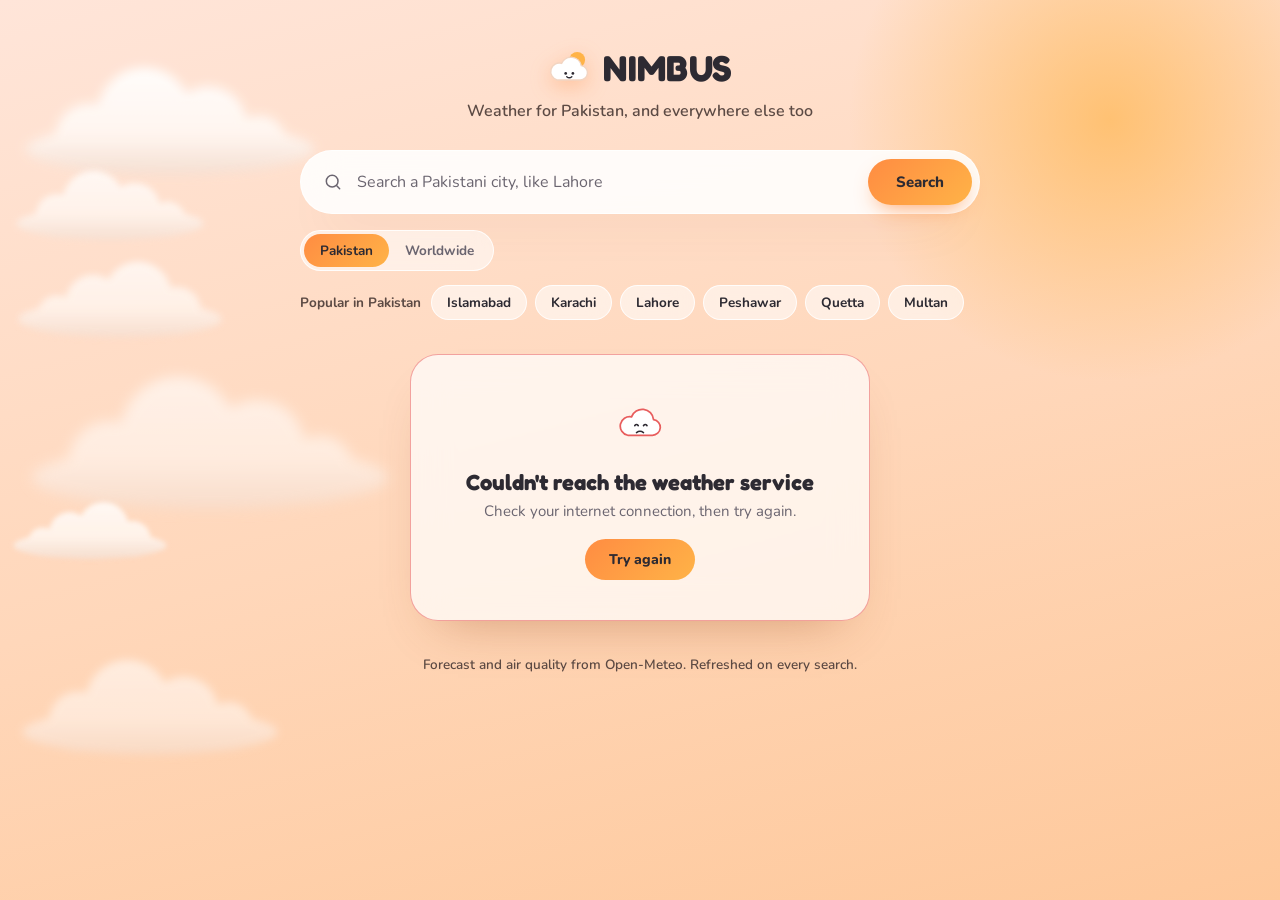
<file: Dynamic_Web_App_with_Live_API_Data/project4/index.html>
<!doctype html>
<html lang="en">
  <head>
    <meta charset="UTF-8" />
    <meta
      name="viewport"
      content="width=device-width, initial-scale=1.0" />
    <title>Nimbus Weather for Pakistan and Beyond</title>
    <link
      rel="preconnect"
      href="https://fonts.googleapis.com" />
    <link
      rel="preconnect"
      href="https://fonts.gstatic.com"
      crossorigin />
    <link
      href="https://fonts.googleapis.com/css2?family=Fredoka:wght@500;600;700&family=Nunito:wght@400;600;700;800&display=swap"
      rel="stylesheet" />
    <link
      rel="stylesheet"
      href="style.css" />
  </head>
  <body data-mood="sunny">
    <div
      class="bg"
      aria-hidden="true">
      <div class="bg__layer bg__layer--sunny"></div>
      <div class="bg__layer bg__layer--cloudy"></div>
      <div class="bg__layer bg__layer--rain"></div>
      <div class="bg__layer bg__layer--night"></div>
      <div class="bg__sun"></div>
      <div class="bg__cloud bg__cloud--1"></div>
      <div class="bg__cloud bg__cloud--2"></div>
      <div class="bg__cloud bg__cloud--3"></div>
      <div class="bg__cloud bg__cloud--4"></div>
      <div class="bg__cloud bg__cloud--5"></div>
      <div class="bg__cloud bg__cloud--6"></div>
      <div class="bg__rain"></div>
    </div>

    <div class="page">
      <header class="top">
        <div class="top__logo">
          <svg
            class="top__mark"
            viewBox="0 0 64 64"
            aria-hidden="true">
            <circle
              cx="42"
              cy="22"
              r="11"
              fill="#FFB347" />
            <path
              d="M14 50h32a10 10 0 0 0 1.7-19.9A14.5 14.5 0 0 0 20.3 27 11.2 11.2 0 0 0 14 50Z"
              fill="#fff"
              stroke="#F2D5C2"
              stroke-width="2"
              stroke-linejoin="round" />
            <circle
              cx="26"
              cy="41"
              r="1.9"
              fill="#2D2A32" />
            <circle
              cx="36"
              cy="41"
              r="1.9"
              fill="#2D2A32" />
            <path
              d="M27.5 45.5q3.5 3 7 0"
              stroke="#2D2A32"
              stroke-width="2"
              fill="none"
              stroke-linecap="round" />
          </svg>
          NIMBUS
        </div>
        <p class="top__tag">Weather for Pakistan, and everywhere else too</p>
      </header>

      <section class="finder">
        <form
          class="search"
          id="searchForm"
          autocomplete="off">
          <svg
            class="search__icon"
            viewBox="0 0 24 24"
            fill="none"
            aria-hidden="true">
            <circle
              cx="11"
              cy="11"
              r="7"
              stroke="currentColor"
              stroke-width="1.8" />
            <path
              d="m20 20-3.5-3.5"
              stroke="currentColor"
              stroke-width="1.8"
              stroke-linecap="round" />
          </svg>
          <input
            type="text"
            id="cityInput"
            placeholder="Search a Pakistani city, like Lahore"
            aria-label="City name" />
          <button
            type="submit"
            class="search__btn">
            Search
          </button>
        </form>

        <div class="controls">
          <div
            class="scope"
            role="group"
            aria-label="Where to search">
            <button
              type="button"
              data-scope="PK"
              aria-pressed="true">
              Pakistan
            </button>
            <button
              type="button"
              data-scope="WORLD"
              aria-pressed="false">
              Worldwide
            </button>
          </div>

          <div
            class="recents"
            id="recents"
            hidden>
            <span class="chips__label">Recent</span>
            <div
              class="chips"
              id="recentsChips"></div>
          </div>
        </div>

        <div class="popular">
          <span class="chips__label">Popular in Pakistan</span>
          <div
            class="chips"
            id="popularChips"></div>
        </div>
      </section>

      <main
        class="results"
        id="results"
        aria-live="polite"></main>

      <footer class="bottom">
        <p>
          Forecast and air quality from Open&#8209;Meteo. Refreshed on every
          search.
        </p>
      </footer>
    </div>

    <script src="script.js"></script>
  </body>
</html>
</file>
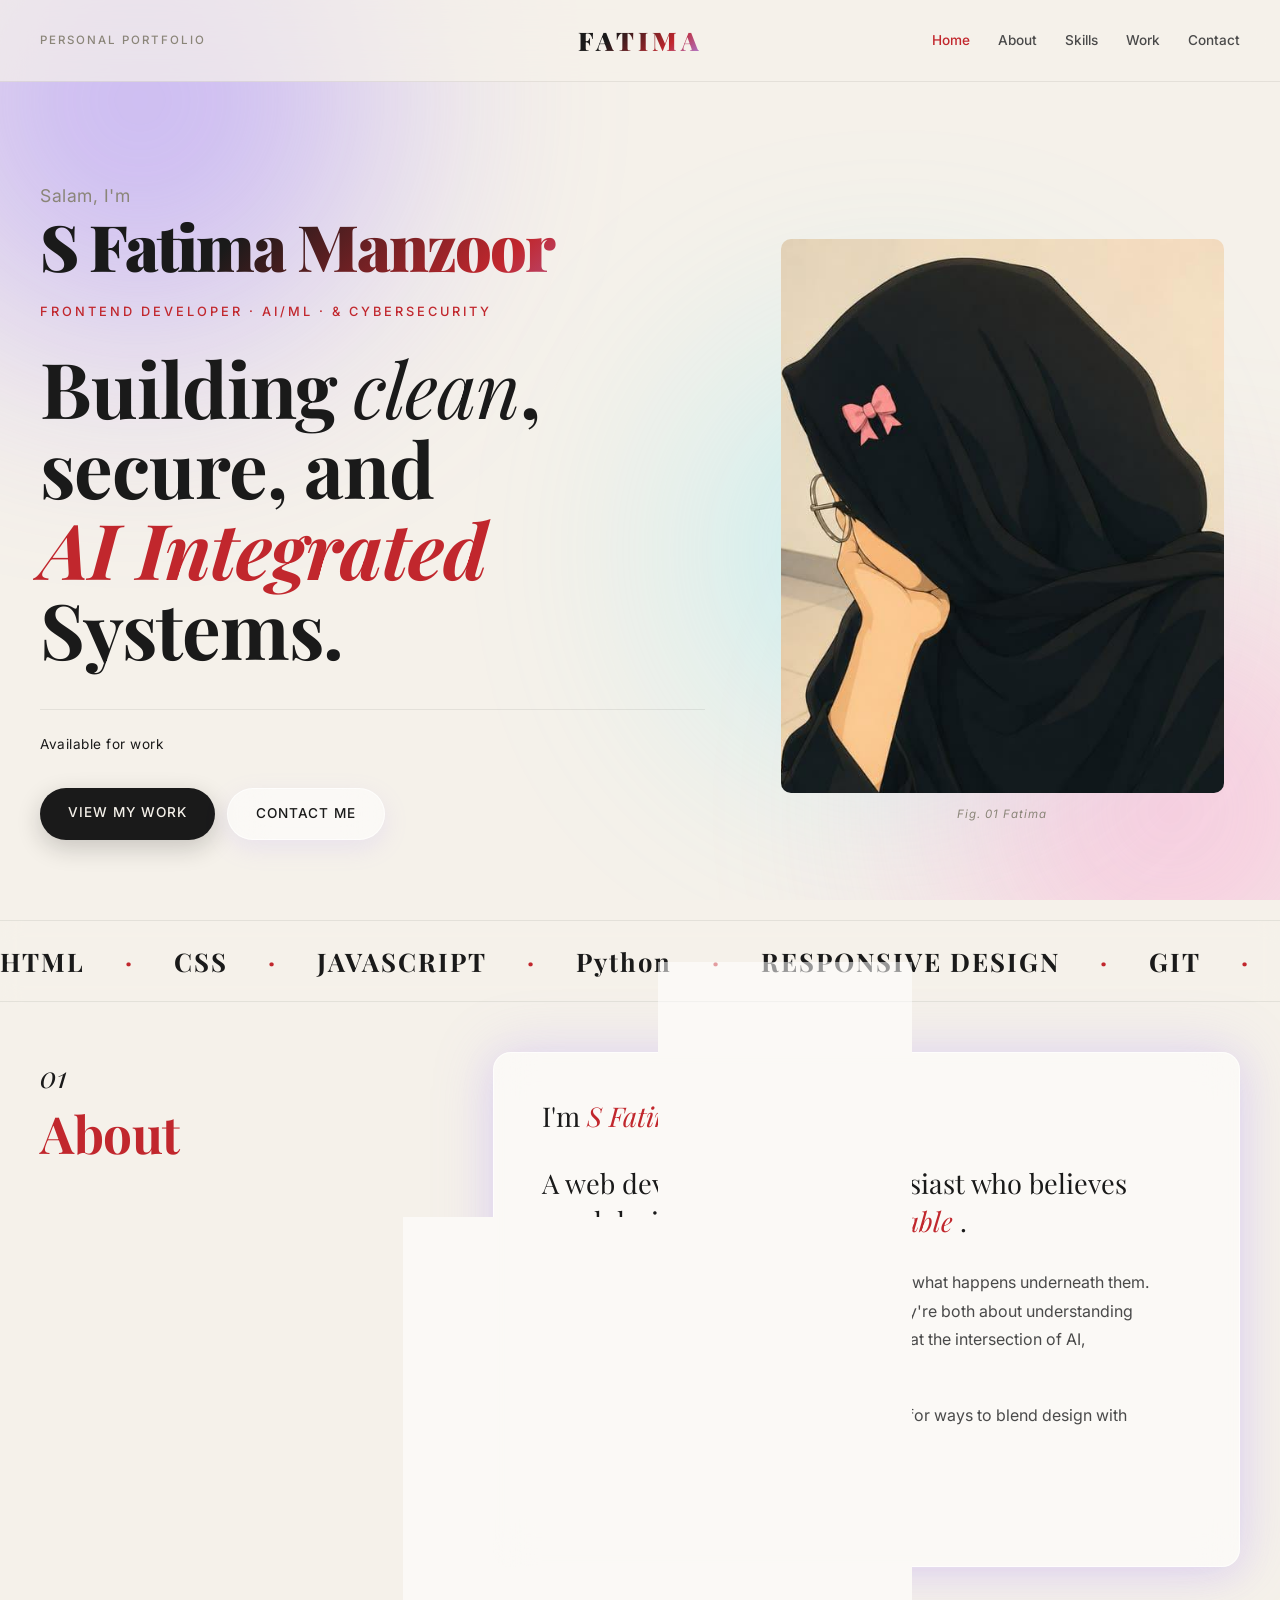
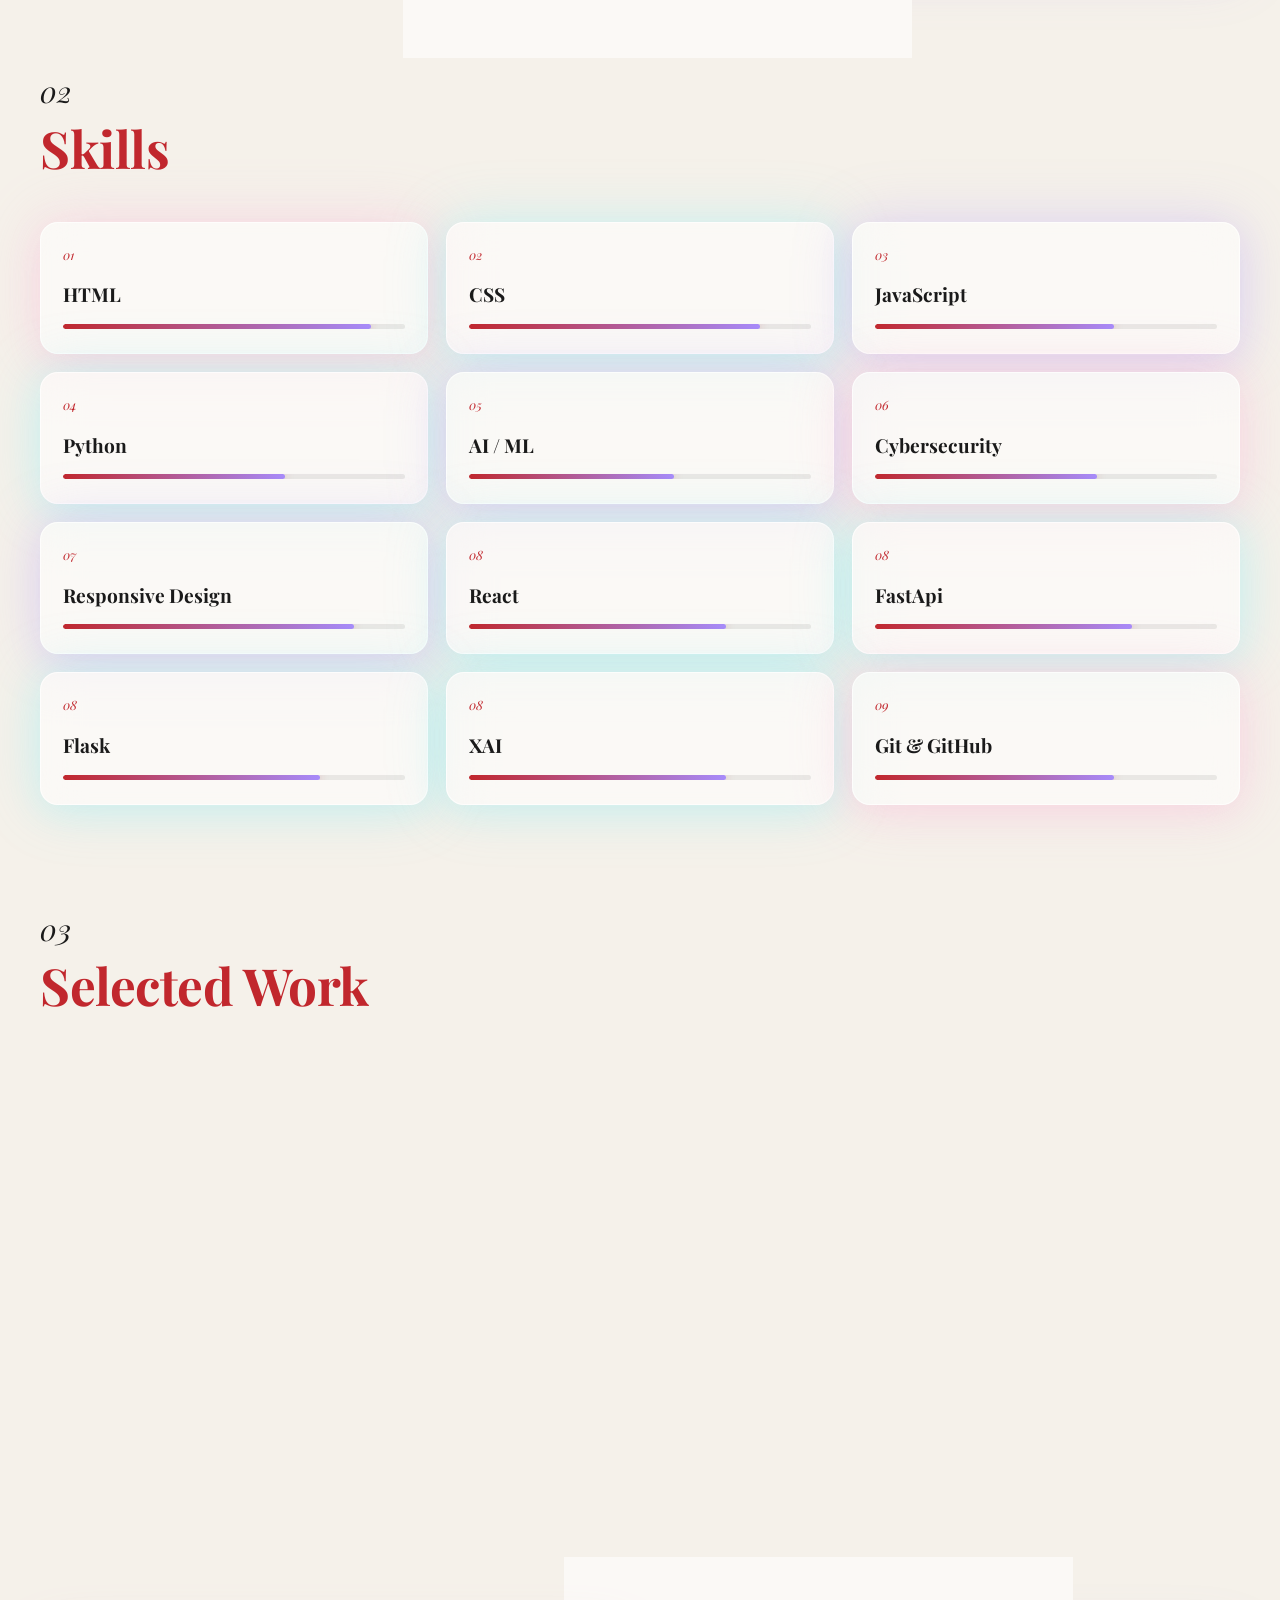
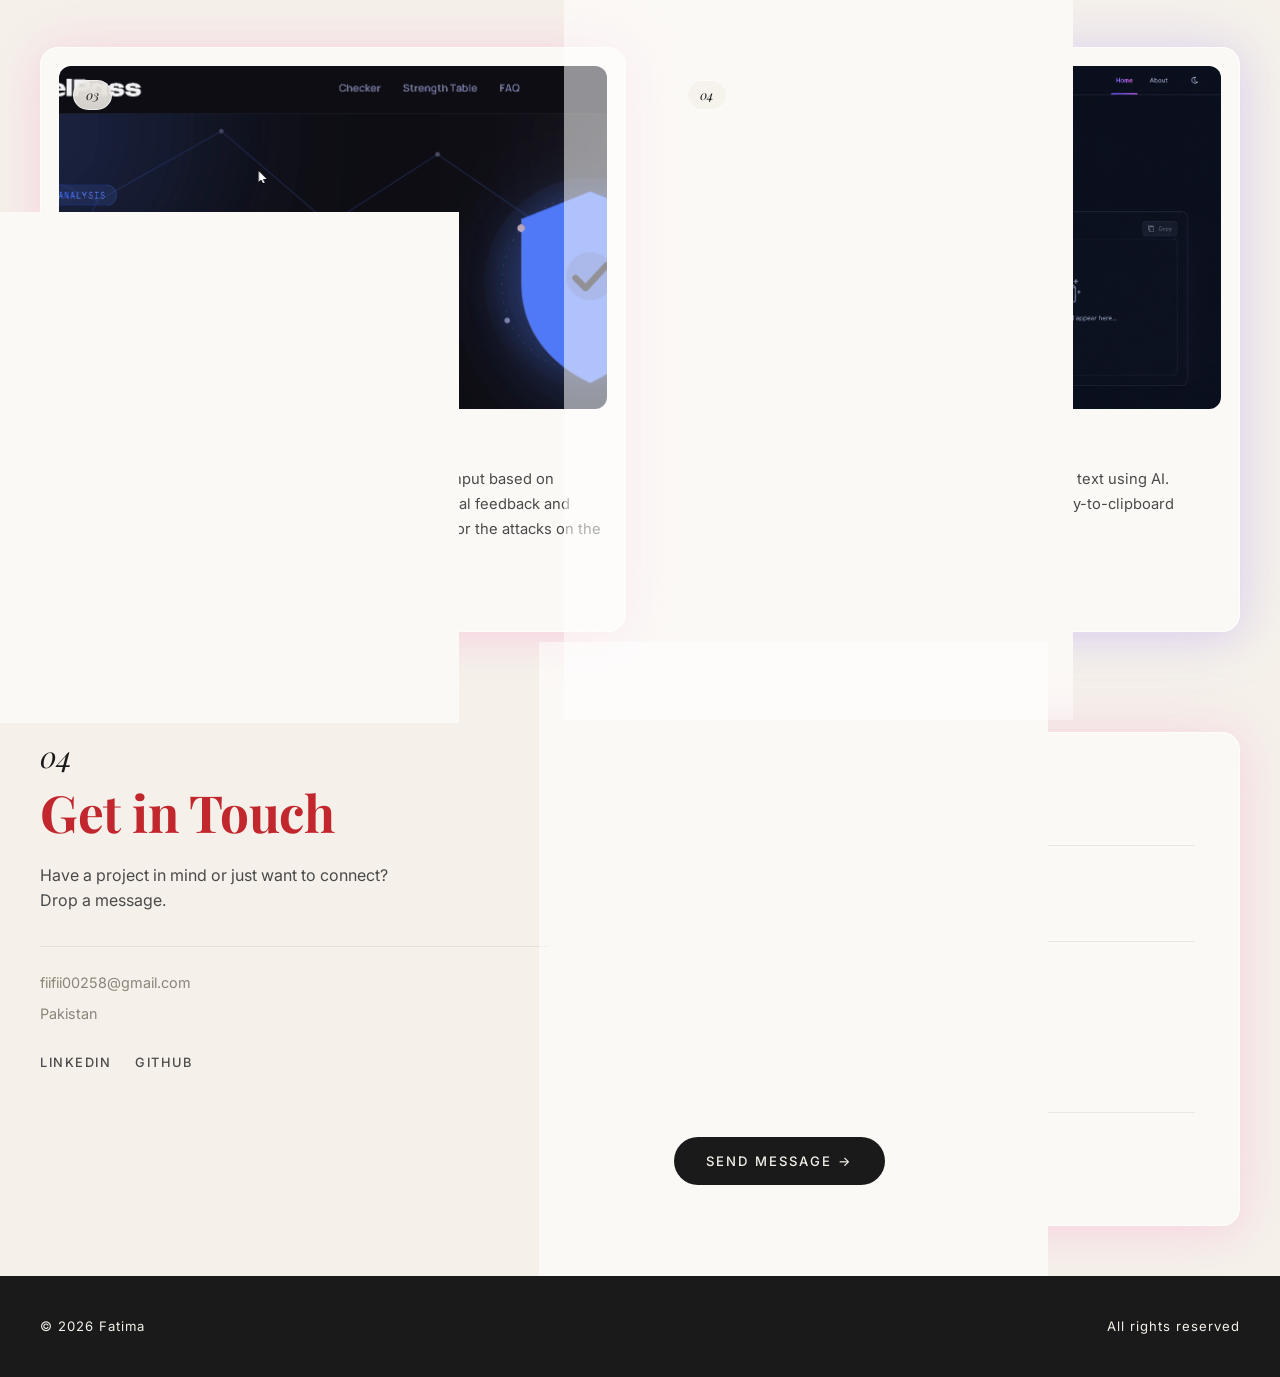
<file: Personal_Portfolio/project1/index.html>
<!doctype html>
<html lang="en">
  <head>
    <meta charset="UTF-8" />
    <meta
      name="viewport"
      content="width=device-width, initial-scale=1.0" />
    <title>Personal Portfolio</title>
    <link
      rel="preconnect"
      href="https://fonts.googleapis.com" />
    <link
      rel="preconnect"
      href="https://fonts.gstatic.com"
      crossorigin />
    <link
      href="https://fonts.googleapis.com/css2?family=Playfair+Display:ital,wght@0,400;0,700;0,900;1,400&family=Inter:wght@300;400;500;600&display=swap"
      rel="stylesheet" />
    <link
      rel="stylesheet"
      href="style.css" />
  </head>
  <body>
    <!-- Background orbs -->
    <div class="bg-orbs">
      <span class="orb orb-1"></span>
      <span class="orb orb-2"></span>
      <span class="orb orb-3"></span>
    </div>

    <!-- Masthead -->
    <header class="masthead">
      <div class="masthead-inner">
        <span class="issue">Personal Portfolio</span>
        <a
          href="#home"
          class="masthead-logo"
          >FATIMA</a
        >
        <nav class="masthead-nav">
          <a href="#home">Home</a>
          <a href="#about">About</a>
          <a href="#skills">Skills</a>
          <a href="#projects">Work</a>
          <a href="#contact">Contact</a>
        </nav>
      </div>
    </header>

    <!-- Hero -->
    <section
      id="home"
      class="hero">
      <div class="hero-grid">
        <div class="hero-left">
          <p class="hero-greeting">Salam, I'm</p>
          <h2 class="hero-name">S Fatima Manzoor</h2>
          <p class="hero-kicker">
            Frontend Developer · AI/ML · &amp; Cybersecurity
          </p>
          <h1 class="hero-title">
            Building <em>clean</em>,<br />
            secure, and<br />
            <span class="hero-accent">AI Integrated</span><br />
            Systems.
          </h1>
          <div class="hero-meta">
            <span>Available for work</span>
          </div>
          <div class="hero-actions">
            <a
              href="#projects"
              class="btn btn-primary"
              >View My Work</a
            >
            <a
              href="#contact"
              class="btn btn-glass"
              >Contact Me</a
            >
          </div>
        </div>
        <div class="hero-right">
          <div class="hero-image-wrap glass">
            <img
              src="images/profile.jpeg"
              alt="Fatima" />
            <span class="hero-caption">Fig. 01 Fatima</span>
          </div>
        </div>
      </div>
    </section>

    <!-- Marquee -->
    <div class="marquee">
      <div class="marquee-track">
        <span>HTML</span><span>·</span> <span>CSS</span><span>·</span>
        <span>JAVASCRIPT</span><span>·</span> <span>Python</span><span>·</span>
        <span>RESPONSIVE DESIGN</span><span>·</span> <span>GIT</span
        ><span>·</span> <span>AI</span><span>·</span> <span>ML</span
        ><span>·</span> <span>Cybersecurity</span><span>·</span>
        <span>React</span><span>·</span> <span>Flask</span><span>·</span>
        <span>Fast</span><span>·</span>
      </div>
    </div>

    <!-- About -->
    <section
      id="about"
      class="section">
      <div class="section-inner about-grid">
        <div class="about-label">
          <span class="section-number">01</span>
          <h2 class="section-heading">About</h2>
        </div>
        <div class="about-content glass-card glow-lavender">
          <p class="about-lead">I'm <em> S Fatima Manzoor </em></p>
          <p class="about-lead">
            A web developer and AI Enthusiast who believes good design should
            feel <em> inevitable </em>.
          </p>
          <p class="about-body">
            I build websites but what I'm really interested in is what happens
            underneath them. That's why I'm drawn to AI and cybersecurity:
            they're both about understanding systems deeply, not just using
            them. My work sits at the intersection of AI, cybersecurity, and
            design.
          </p>
          <p class="about-body">
            Always learning, always building, always looking for ways to blend
            design with intelligence and security.
          </p>
          <div class="about-signature">
            <span>Fatima</span>
          </div>
        </div>
      </div>
    </section>

    <!-- Skills -->
    <!-- Skills -->
    <section
      id="skills"
      class="section">
      <div class="section-inner">
        <div class="skills-header">
          <span class="section-number">02</span>
          <h2 class="section-heading">Skills</h2>
        </div>
        <div class="skills-grid">
          <div class="skill-card glass-card glow-pink">
            <span class="skill-index">01</span>
            <h3 class="skill-name">HTML</h3>
            <div class="progress-bar">
              <div
                class="progress"
                data-width="90"></div>
            </div>
          </div>
          <div class="skill-card glass-card glow-cyan">
            <span class="skill-index">02</span>
            <h3 class="skill-name">CSS</h3>
            <div class="progress-bar">
              <div
                class="progress"
                data-width="85"></div>
            </div>
          </div>
          <div class="skill-card glass-card glow-lavender">
            <span class="skill-index">03</span>
            <h3 class="skill-name">JavaScript</h3>
            <div class="progress-bar">
              <div
                class="progress"
                data-width="70"></div>
            </div>
          </div>
          <div class="skill-card glass-card glow-cyan">
            <span class="skill-index">04</span>
            <h3 class="skill-name">Python</h3>
            <div class="progress-bar">
              <div
                class="progress"
                data-width="65"></div>
            </div>
          </div>
          <div class="skill-card glass-card glow-lavender">
            <span class="skill-index">05</span>
            <h3 class="skill-name">AI / ML</h3>
            <div class="progress-bar">
              <div
                class="progress"
                data-width="60"></div>
            </div>
          </div>
          <div class="skill-card glass-card glow-pink">
            <span class="skill-index">06</span>
            <h3 class="skill-name">Cybersecurity</h3>
            <div class="progress-bar">
              <div
                class="progress"
                data-width="65"></div>
            </div>
          </div>
          <div class="skill-card glass-card glow-lavender">
            <span class="skill-index">07</span>
            <h3 class="skill-name">Responsive Design</h3>
            <div class="progress-bar">
              <div
                class="progress"
                data-width="85"></div>
            </div>
          </div>
          <div class="skill-card glass-card glow-cyan">
            <span class="skill-index">08</span>
            <h3 class="skill-name">React</h3>
            <div class="progress-bar">
              <div
                class="progress"
                data-width="75"></div>
            </div>
          </div>
          <div class="skill-card glass-card glow-cyan">
            <span class="skill-index">08</span>
            <h3 class="skill-name">FastApi</h3>
            <div class="progress-bar">
              <div
                class="progress"
                data-width="75"></div>
            </div>
          </div>
          <div class="skill-card glass-card glow-cyan">
            <span class="skill-index">08</span>
            <h3 class="skill-name">Flask</h3>
            <div class="progress-bar">
              <div
                class="progress"
                data-width="75"></div>
            </div>
          </div>
          <div class="skill-card glass-card glow-cyan">
            <span class="skill-index">08</span>
            <h3 class="skill-name">XAI</h3>
            <div class="progress-bar">
              <div
                class="progress"
                data-width="75"></div>
            </div>
          </div>
          <div class="skill-card glass-card glow-pink">
            <span class="skill-index">09</span>
            <h3 class="skill-name">Git &amp; GitHub</h3>
            <div class="progress-bar">
              <div
                class="progress"
                data-width="70"></div>
            </div>
          </div>
        </div>
      </div>
    </section>

    <!-- Projects -->
    <section
      id="projects"
      class="section">
      <div class="section-inner">
        <div class="projects-header">
          <span class="section-number">03</span>
          <h2 class="section-heading">Selected Work</h2>
        </div>
        <div class="projects-grid">
          <article class="project glass-card glow-lavender">
            <div class="project-image">
              <img
                src="images\project2.png"
                alt="AI-Based Phishing Detection with XAI" />
              <span class="project-number">01</span>
            </div>
            <div class="project-info">
              <h3 class="project-title">
                AI-Based Phishing Detection with XAI
              </h3>
              <p class="project-desc">
                An AI system that detects phishing attempts using machine
                learning, with Explainable AI (XAI) to show why a email was
                flagged.
              </p>
              <span class="project-tags"
                >Python · ML · XAI · NLP · HTML · CSS · JS</span
              >
            </div>
          </article>

          <article class="project glass-card glow-cyan">
            <div class="project-image">
              <img
                src="images\project3.1.png"
                alt="Phishing URL Detector" />
              <span class="project-number">02</span>
            </div>
            <div class="project-info">
              <h3 class="project-title">Suspecious URL Detector</h3>
              <p class="project-desc">
                A tool that analyzes URLs for common suspeciou indicators like
                suspicious domains, URL shorteners, and known patterns. Displays
                a clear safety verdict with reasoning.
              </p>
              <span class="project-tags"
                >HTML · CSS · JavaScript · Python · ML</span
              >
            </div>
          </article>

          <article class="project glass-card glow-pink">
            <div class="project-image">
              <img
                src="images\project1.png"
                alt="Password Strength Checker" />
              <span class="project-number">03</span>
            </div>
            <div class="project-info">
              <h3 class="project-title">Password Strength Checker</h3>
              <p class="project-desc">
                A real-time password strength checker that evaluates input based
                on length, complexity, and common patterns. Provides visual
                feedback and suggestions. Generates strong passwords and search
                for the attacks on the passwords.
              </p>
              <span class="project-tags">HTML · CSS · JavaScript· Python</span>
            </div>
          </article>

          <article class="project glass-card glow-lavender">
            <div class="project-image">
              <img
                src="images\project4.png"
                alt="AI Text Summarizer" />
              <span class="project-number">04</span>
            </div>
            <div class="project-info">
              <h3 class="project-title">AI Text Summarizer</h3>
              <p class="project-desc">
                A web app that generates concise summaries from long text using
                AI. Features a clean input interface, loading states, and
                copy-to-clipboard functionality.
              </p>
              <span class="project-tags"
                >HTML · CSS · JavaScript · API · Python
              </span>
            </div>
          </article>
        </div>
      </div>
    </section>

    <!-- Contact -->
    <section
      id="contact"
      class="section">
      <div class="section-inner contact-grid">
        <div class="contact-left">
          <span class="section-number">04</span>
          <h2 class="section-heading">Get in Touch</h2>
          <p class="contact-text">
            Have a project in mind or just want to connect? Drop a message.
          </p>
          <div class="contact-details">
            <span>fiifii00258@gmail.com</span>
            <span>Pakistan</span>
          </div>
          <div class="social-links">
            <a
              href="https://www.linkedin.com/in/s-fatima-manzoor"
              target="_blank"
              rel="noopener"
              >LinkedIn</a
            >
            <a
              href="https://github.com/ai-fatima08"
              target="_blank"
              rel="noopener"
              >GitHub</a
            >
          </div>
        </div>
        <form class="contact-form glass-card glow-pink">
          <div class="form-row">
            <label for="name">Name</label>
            <input
              type="text"
              id="name"
              placeholder="Your name"
              required />
          </div>
          <div class="form-row">
            <label for="email">Email</label>
            <input
              type="email"
              id="email"
              placeholder="you@gmail.com"
              required />
          </div>
          <div class="form-row">
            <label for="message">Message</label>
            <textarea
              id="message"
              rows="4"
              placeholder="Write your message..."
              required></textarea>
          </div>
          <button
            type="submit"
            class="btn-submit">
            Send Message →
          </button>
        </form>
      </div>
    </section>

    <!-- Footer -->
    <footer class="footer">
      <div class="footer-inner">
        <span>© 2026 Fatima</span>
        <span>All rights reserved</span>
      </div>
    </footer>

    <script src="script.js"></script>
  </body>
</html>
</file>
<file: Dynamic_Web_App_with_Live_API_Data/project4/style.css>
:root {
  --ink: #2d2a32;
  --ink-muted: #6b6570;
  --accent: #ff8c42;
  --accent-2: #ffb347;
  --success: #7bc67e;
  --error: #e85d5d;
  --card: rgba(255, 255, 255, 0.7);
  --card-strong: rgba(255, 255, 255, 0.88);
  --card-line: rgba(255, 255, 255, 0.85);
  --tile: rgba(255, 255, 255, 0.55);
  --shadow: 0 26px 50px -30px rgba(150, 70, 25, 0.45);
  --head-ink: #2d2a32;
  --head-muted: #5c4a44;
  --orb: rgba(255, 179, 71, 0.65);

  --display: 'Fredoka', 'Nunito', sans-serif;
  --sans: 'Nunito', -apple-system, BlinkMacSystemFont, sans-serif;
}

body[data-mood='night'] {
  --head-ink: #fff3e8;
  --head-muted: #f0d6c6;
  --orb: rgba(255, 222, 180, 0.35);
}

*,
*::before,
*::after {
  box-sizing: border-box;
}
html {
  min-height: 100%;
}

body {
  margin: 0;
  min-height: 100vh;
  font-family: var(--sans);
  color: var(--ink);
  background: #ffd7ba;
  position: relative;
  overflow-x: hidden;
  -webkit-font-smoothing: antialiased;
}

h1,
h2,
h3,
p {
  margin: 0;
}
button {
  font-family: inherit;
}
:focus-visible {
  outline: 2px solid var(--ink);
  outline-offset: 3px;
}

/* ============ Background ============ */
.bg {
  position: fixed;
  inset: 0;
  z-index: 0;
  overflow: hidden;
  pointer-events: none;
}
.bg__layer {
  position: absolute;
  inset: 0;
  opacity: 0;
  transition: opacity 1.4s ease;
}
.bg__layer--sunny {
  background: linear-gradient(165deg, #ffe5d9 0%, #ffd7ba 52%, #fec89a 100%);
}
.bg__layer--cloudy {
  background: linear-gradient(165deg, #f3e8e1 0%, #e8d5c6 52%, #ddbfa5 100%);
}
.bg__layer--rain {
  background: linear-gradient(165deg, #ddd3d8 0%, #c8b8be 52%, #cda08b 100%);
}
.bg__layer--night {
  background: linear-gradient(165deg, #2f2540 0%, #6a4560 55%, #d98a69 100%);
}
body[data-mood='sunny'] .bg__layer--sunny,
body[data-mood='cloudy'] .bg__layer--cloudy,
body[data-mood='rain'] .bg__layer--rain,
body[data-mood='night'] .bg__layer--night {
  opacity: 1;
}

.bg__sun {
  position: absolute;
  top: -160px;
  right: -110px;
  width: 560px;
  height: 560px;
  border-radius: 50%;
  background: radial-gradient(circle, var(--orb) 0%, transparent 66%);
  animation: sunPulse 8s ease-in-out infinite;
  transition: background 1s ease;
}
@keyframes sunPulse {
  0%,
  100% {
    transform: scale(1);
    opacity: 0.9;
  }
  50% {
    transform: scale(1.08);
    opacity: 1;
  }
}

/* ---- floating clouds ---- */
.bg__cloud {
  position: absolute;
  left: 0;
  aspect-ratio: 5/2;
  background: url("data:image/svg+xml,%3Csvg xmlns='http://www.w3.org/2000/svg' viewBox='0 0 400 160'%3E%3Cdefs%3E%3Cfilter id='b' x='-20%25' y='-40%25' width='140%25' height='180%25'%3E%3CfeGaussianBlur stdDeviation='6'/%3E%3C/filter%3E%3ClinearGradient id='g' gradientUnits='userSpaceOnUse' x1='0' y1='20' x2='0' y2='145'%3E%3Cstop offset='0' stop-color='%23fff'/%3E%3Cstop offset='.6' stop-color='%23fff8f3'/%3E%3Cstop offset='1' stop-color='%23f3ddd0'/%3E%3C/linearGradient%3E%3C/defs%3E%3Cg filter='url(%23b)' fill='url(%23g)'%3E%3Cellipse cx='200' cy='112' rx='170' ry='30'/%3E%3Ccircle cx='105' cy='98' r='40'/%3E%3Ccircle cx='170' cy='72' r='56'/%3E%3Ccircle cx='245' cy='84' r='46'/%3E%3Ccircle cx='305' cy='104' r='32'/%3E%3C/g%3E%3C/svg%3E")
    center/100% 100% no-repeat;
  will-change: transform;
  animation:
    drift var(--dur) linear var(--delay) infinite,
    bob var(--bob) ease-in-out infinite alternate;
  transition:
    filter 1.2s ease,
    opacity 1.2s ease;
}
.bg__cloud--1 {
  width: 340px;
  top: 6%;
  --dur: 70s;
  --delay: -10s;
  --bob: 7s;
  opacity: 0.9;
}
.bg__cloud--2 {
  width: 220px;
  top: 18%;
  --dur: 95s;
  --delay: -60s;
  --bob: 9s;
  opacity: 0.75;
}
.bg__cloud--3 {
  width: 420px;
  top: 40%;
  --dur: 120s;
  --delay: -35s;
  --bob: 11s;
  opacity: 0.6;
}
.bg__cloud--4 {
  width: 180px;
  top: 55%;
  --dur: 80s;
  --delay: -70s;
  --bob: 8s;
  opacity: 0.8;
  scale: -1 1;
}
.bg__cloud--5 {
  width: 300px;
  top: 72%;
  --dur: 105s;
  --delay: -20s;
  --bob: 10s;
  opacity: 0.55;
}
.bg__cloud--6 {
  width: 240px;
  top: 28%;
  --dur: 60s;
  --delay: -45s;
  --bob: 6s;
  opacity: 0.7;
  scale: -1 1;
}

@keyframes drift {
  from {
    transform: translateX(-110%);
  }
  to {
    transform: translateX(100vw);
  }
}
@keyframes bob {
  from {
    translate: 0 -8px;
  }
  to {
    translate: 0 10px;
  }
}
body[data-mood='rain'] .bg__cloud {
  filter: brightness(0.86) saturate(0.8);
}
body[data-mood='night'] .bg__cloud {
  filter: brightness(0.7) saturate(0.8);
  opacity: 0.35;
}
.bg__rain {
  position: absolute;
  inset: 0;
  opacity: 0;
  transition: opacity 1s ease;
  background-image: url("data:image/svg+xml,%3Csvg xmlns='http://www.w3.org/2000/svg' width='80' height='80'%3E%3Cg stroke='white' stroke-opacity='.55' stroke-width='1.4' stroke-linecap='round'%3E%3Cpath d='M12 4l-3 14M50 30l-3 14M30 58l-3 14M68 8l-3 14'/%3E%3C/g%3E%3C/svg%3E");
  animation: rainFall 0.7s linear infinite;
}
body[data-mood='rain'] .bg__rain {
  opacity: 0.6;
}
@keyframes rainFall {
  from {
    background-position: 0 0;
  }
  to {
    background-position: 0 80px;
  }
}

/* ============ Layout ============ */
.page {
  position: relative;
  z-index: 1;
  max-width: 1080px;
  margin: 0 auto;
  padding: 44px 22px 36px;
}

.top {
  text-align: center;
  margin-bottom: 28px;
}
.top__logo {
  display: inline-flex;
  align-items: center;
  gap: 10px;
  font-family: var(--display);
  font-size: 36px;
  font-weight: 700;
  color: var(--head-ink);
  letter-spacing: 0.01em;
}
.top__mark {
  width: 46px;
  height: 46px;
  animation: bob 4s ease-in-out infinite;
  filter: drop-shadow(0 6px 10px rgba(255, 140, 66, 0.35));
}
@keyframes bob {
  0%,
  100% {
    transform: translateY(0);
  }
  50% {
    transform: translateY(-4px);
  }
}
.top__tag {
  margin-top: 4px;
  color: var(--head-muted);
  font-size: 16px;
  font-weight: 600;
}

/* ============ Search ============ */
.finder {
  max-width: 680px;
  margin: 0 auto 34px;
}

.search {
  display: flex;
  align-items: center;
  gap: 10px;
  background: var(--card-strong);
  border: 1px solid var(--card-line);
  border-radius: 999px;
  padding: 7px 7px 7px 22px;
  backdrop-filter: blur(18px);
  -webkit-backdrop-filter: blur(18px);
  box-shadow: var(--shadow);
  transition:
    box-shadow 0.3s ease,
    transform 0.3s ease;
}
.search:focus-within {
  box-shadow:
    0 26px 50px -26px rgba(150, 70, 25, 0.55),
    0 0 0 3px rgba(255, 140, 66, 0.35);
  transform: translateY(-2px);
}
.search.is-shaking {
  animation: shake 0.4s ease;
}
@keyframes shake {
  25% {
    transform: translateX(-7px);
  }
  75% {
    transform: translateX(7px);
  }
}

.search__icon {
  width: 20px;
  height: 20px;
  color: var(--ink-muted);
  flex: none;
}
.search input {
  flex: 1;
  min-width: 0;
  border: none;
  background: transparent;
  font-family: inherit;
  font-size: 16px;
  font-weight: 600;
  color: var(--ink);
  padding: 13px 4px;
}
.search input::placeholder {
  color: var(--ink-muted);
  font-weight: 400;
}
.search input:focus {
  outline: none;
}

.search__btn {
  border: none;
  cursor: pointer;
  flex: none;
  background: linear-gradient(135deg, var(--accent), var(--accent-2));
  color: var(--ink);
  font-size: 15px;
  font-weight: 800;
  padding: 13px 28px;
  border-radius: 999px;
  box-shadow: 0 10px 22px -10px rgba(255, 140, 66, 0.9);
  transition:
    transform 0.15s ease,
    box-shadow 0.25s ease;
}
.search__btn:hover {
  transform: translateY(-1px);
  box-shadow: 0 14px 26px -10px rgba(255, 140, 66, 1);
}
.search__btn:active {
  transform: scale(0.96);
}

.controls {
  display: flex;
  align-items: center;
  justify-content: space-between;
  gap: 14px;
  flex-wrap: wrap;
  margin-top: 16px;
}
.popular {
  display: flex;
  align-items: center;
  gap: 10px;
  flex-wrap: wrap;
  margin-top: 14px;
}

.scope {
  display: flex;
  background: var(--tile);
  border: 1px solid var(--card-line);
  border-radius: 999px;
  padding: 3px;
  backdrop-filter: blur(10px);
  -webkit-backdrop-filter: blur(10px);
}
.scope button {
  border: none;
  background: transparent;
  cursor: pointer;
  font-size: 13.5px;
  font-weight: 700;
  color: var(--ink-muted);
  padding: 7px 16px;
  border-radius: 999px;
  transition:
    background 0.25s ease,
    color 0.25s ease;
}
.scope button[aria-pressed='true'] {
  background: linear-gradient(135deg, var(--accent), var(--accent-2));
  color: var(--ink);
}

.recents {
  display: flex;
  align-items: center;
  gap: 10px;
  flex-wrap: wrap;
  animation: fadeIn 0.4s ease both;
}
.recents[hidden] {
  display: none;
}
.chips__label {
  font-size: 13.5px;
  font-weight: 700;
  color: var(--head-muted);
}
.chips {
  display: flex;
  gap: 8px;
  flex-wrap: wrap;
}
.chip {
  border: 1px solid var(--card-line);
  background: var(--tile);
  color: var(--ink);
  font-size: 13.5px;
  font-weight: 700;
  padding: 7px 15px;
  border-radius: 999px;
  cursor: pointer;
  backdrop-filter: blur(10px);
  -webkit-backdrop-filter: blur(10px);
  transition:
    background 0.2s ease,
    transform 0.15s ease,
    box-shadow 0.2s ease;
}
.chip:hover {
  background: var(--card-strong);
  transform: translateY(-2px);
  box-shadow: 0 8px 16px -8px rgba(150, 70, 25, 0.45);
}
.chip:active {
  transform: scale(0.95);
}
@keyframes fadeIn {
  from {
    opacity: 0;
    transform: translateY(-6px);
  }
  to {
    opacity: 1;
    transform: none;
  }
}

/* ============ States ============ */
.state {
  max-width: 460px;
  margin: 20px auto 0;
  text-align: center;
  padding: 40px 28px;
  background: var(--card);
  border: 1px solid var(--card-line);
  border-radius: 28px;
  backdrop-filter: blur(18px);
  -webkit-backdrop-filter: blur(18px);
  box-shadow: var(--shadow);
  animation: fadeIn 0.4s ease both;
}
.spinner {
  width: 44px;
  height: 44px;
  margin: 0 auto 16px;
  border-radius: 50%;
  border: 4px solid rgba(255, 140, 66, 0.25);
  border-top-color: var(--accent);
  animation: spin 0.8s linear infinite;
}
@keyframes spin {
  to {
    transform: rotate(360deg);
  }
}
.state__text {
  font-weight: 700;
  color: var(--ink-muted);
}

.state--error {
  border-color: rgba(232, 93, 93, 0.55);
  animation: errIn 0.45s ease both;
}
.state__icon {
  width: 56px;
  height: 56px;
  margin: 0 auto 12px;
}
.state__title {
  font-family: var(--display);
  font-size: 22px;
  margin-bottom: 6px;
}
.state__msg {
  color: var(--ink-muted);
  font-size: 15px;
}
.state__retry {
  margin-top: 18px;
  border: none;
  cursor: pointer;
  font-weight: 800;
  font-size: 14px;
  color: var(--ink);
  background: linear-gradient(135deg, var(--accent), var(--accent-2));
  padding: 11px 24px;
  border-radius: 999px;
}
@keyframes errIn {
  0% {
    opacity: 0;
    transform: translateX(-10px);
  }
  30% {
    transform: translateX(8px);
  }
  60% {
    transform: translateX(-4px);
  }
  100% {
    opacity: 1;
    transform: none;
  }
}

/* ============ Dashboard grid ============ */
/* .grid {
  display: grid;
  grid-template-columns: 1fr 1fr;
  gap: 22px;
  align-items: stretch;
}
.col {
  display: flex;
  flex-direction: column;
  gap: 22px;
} */

.grid {
  display: grid;
  grid-template-columns: minmax(0, 1fr) minmax(0, 1fr);
  gap: 22px;
  align-items: stretch;
}
.col {
  display: flex;
  flex-direction: column;
  gap: 22px;
  min-width: 0;
}

.card {
  background: var(--card);
  border: 1px solid var(--card-line);
  border-radius: 28px;
  padding: 26px;
  backdrop-filter: blur(20px);
  -webkit-backdrop-filter: blur(20px);
  box-shadow: var(--shadow);
  animation: cardIn 0.7s cubic-bezier(0.16, 1, 0.3, 1) both;
  animation-delay: calc(var(--i, 0) * 110ms);
}
@keyframes cardIn {
  from {
    opacity: 0;
    transform: translateY(22px) scale(0.98);
  }
  to {
    opacity: 1;
    transform: none;
  }
}

.card__title {
  font-family: var(--display);
  font-size: 18px;
  font-weight: 600;
  margin-bottom: 16px;
}

/* current */
.cur__head {
  display: flex;
  justify-content: space-between;
  align-items: flex-start;
  gap: 14px;
}
.cur__place {
  font-family: var(--display);
  font-size: 26px;
  font-weight: 600;
  line-height: 1.15;
}
.cur__date {
  font-size: 14px;
  color: var(--ink-muted);
  margin-top: 4px;
  font-weight: 600;
}

.unit {
  display: flex;
  background: var(--tile);
  border: 1px solid var(--card-line);
  border-radius: 999px;
  padding: 3px;
  flex: none;
}
.unit button {
  border: none;
  background: transparent;
  cursor: pointer;
  font-size: 13px;
  font-weight: 800;
  color: var(--ink-muted);
  padding: 6px 12px;
  border-radius: 999px;
  transition: background 0.25s ease;
}
.unit button.is-active {
  background: linear-gradient(135deg, var(--accent), var(--accent-2));
  color: var(--ink);
}

.cur__main {
  display: flex;
  align-items: center;
  gap: 18px;
  margin: 26px 0 18px;
}
.cur__icon {
  width: 128px;
  height: 128px;
  flex: none;
  animation: iconFloat 4s ease-in-out infinite;
  filter: drop-shadow(0 14px 18px rgba(255, 140, 66, 0.35));
}
.cur__icon svg {
  width: 100%;
  height: 100%;
}
@keyframes iconFloat {
  0%,
  100% {
    transform: translateY(0) rotate(-2deg);
  }
  50% {
    transform: translateY(-8px) rotate(2deg);
  }
}

.cur__temp {
  font-family: var(--display);
  font-size: 88px;
  font-weight: 600;
  line-height: 0.95;
  letter-spacing: -0.02em;
}
.cur__deg {
  color: var(--accent);
}
.cur__desc {
  font-size: 18px;
  font-weight: 700;
  color: var(--ink-muted);
  margin-top: 8px;
}

.hilo {
  display: flex;
  gap: 10px;
  flex-wrap: wrap;
}
.hilo span {
  background: var(--tile);
  border: 1px solid var(--card-line);
  border-radius: 999px;
  padding: 7px 16px;
  font-size: 14px;
  font-weight: 700;
}
.hilo b {
  font-family: var(--display);
  font-weight: 600;
  margin-left: 4px;
}

/* stats */
.stats {
  display: grid;
  grid-template-columns: repeat(2, 1fr);
  gap: 12px;
}
.pill {
  display: flex;
  gap: 12px;
  align-items: flex-start;
  background: var(--tile);
  border: 1px solid var(--card-line);
  border-radius: 22px;
  padding: 14px 14px 16px;
}
.pill__icon {
  width: 38px;
  height: 38px;
  flex: none;
  border-radius: 50%;
  display: flex;
  align-items: center;
  justify-content: center;
  background: linear-gradient(
    135deg,
    rgba(255, 140, 66, 0.22),
    rgba(255, 179, 71, 0.3)
  );
  color: #c2560f;
}
.pill__icon svg {
  width: 20px;
  height: 20px;
}
.pill > div {
  min-width: 0;
  flex: 1;
}
.pill__label {
  font-size: 12.5px;
  font-weight: 700;
  color: var(--ink-muted);
}
.pill__value {
  font-family: var(--display);
  font-size: 22px;
  font-weight: 600;
  line-height: 1.2;
}
.pill__sub {
  font-size: 12.5px;
  color: var(--ink-muted);
  font-weight: 600;
}
.meter {
  display: block;
  height: 6px;
  border-radius: 6px;
  background: rgba(45, 42, 50, 0.1);
  margin-top: 8px;
  overflow: hidden;
}
.meter i {
  display: block;
  height: 100%;
  border-radius: 6px;
  transform-origin: left;
  animation: grow 1s 0.4s cubic-bezier(0.16, 1, 0.3, 1) both;
}
@keyframes grow {
  from {
    transform: scaleX(0);
  }
  to {
    transform: scaleX(1);
  }
}

/* hourly */
.hours {
  display: flex;
  gap: 10px;
  overflow-x: auto;
  padding: 2px 2px 12px;
  margin: 0 -4px;
  scroll-snap-type: x proximity;
  scrollbar-width: thin;
  scrollbar-color: rgba(255, 140, 66, 0.5) transparent;
}
.hours {
  cursor: grab;
  -webkit-overflow-scrolling: touch;
  overscroll-behavior-x: contain;
}
.hours.is-dragging {
  cursor: grabbing;
  scroll-snap-type: none;
  user-select: none;
}
.hour {
  flex: none;
  width: 70px;
  padding: 14px 0 16px;
  border-radius: 36px;
  text-align: center;
  background: var(--tile);
  border: 1px solid var(--card-line);
  scroll-snap-align: start;
  transition: transform 0.2s ease;
}
.hour:hover {
  transform: translateY(-3px);
}
.hour.is-now {
  background: linear-gradient(180deg, var(--accent), var(--accent-2));
  border-color: transparent;
  box-shadow: 0 14px 24px -12px rgba(255, 140, 66, 0.9);
}
.hour__time {
  font-size: 12.5px;
  font-weight: 800;
}
.hour__icon {
  width: 38px;
  height: 38px;
  margin: 8px auto;
}
.hour__icon svg {
  width: 100%;
  height: 100%;
}
.hour__temp {
  font-family: var(--display);
  font-size: 18px;
  font-weight: 600;
}
.hour__rain {
  font-size: 11.5px;
  font-weight: 700;
  color: #3f7fb5;
  margin-top: 2px;
  min-height: 16px;
}
.hour.is-now .hour__rain {
  color: var(--ink);
}

/* daily */
.card--daily {
  flex: 1;
  display: flex;
  flex-direction: column;
}
.days {
  list-style: none;
  margin: 0;
  padding: 0;
  display: flex;
  flex-direction: column;
  justify-content: space-between;
  flex: 1;
  gap: 4px;
}
.day {
  display: grid;
  grid-template-columns: 58px 38px 46px 1fr;
  align-items: center;
  gap: 10px;
  padding: 8px 0;
  border-top: 1px solid rgba(45, 42, 50, 0.08);
}
.day:first-child {
  border-top: none;
}
.day__name {
  font-weight: 800;
  font-size: 15px;
}
.day__icon {
  width: 36px;
  height: 36px;
}
.day__icon svg {
  width: 100%;
  height: 100%;
}
.day__rain {
  font-size: 12.5px;
  font-weight: 700;
  color: #3f7fb5;
}
.range {
  display: flex;
  align-items: center;
  gap: 10px;
  font-family: var(--display);
  font-weight: 600;
  font-size: 15px;
}
.range__lo {
  color: var(--ink-muted);
  min-width: 34px;
  text-align: right;
}
.range__hi {
  min-width: 34px;
}
.range__track {
  flex: 1;
  height: 8px;
  border-radius: 8px;
  background: rgba(45, 42, 50, 0.1);
  position: relative;
}
.range__fill {
  position: absolute;
  top: 0;
  bottom: 0;
  border-radius: 8px;
  background: linear-gradient(90deg, var(--accent-2), var(--accent));
  animation: grow 0.9s 0.4s cubic-bezier(0.16, 1, 0.3, 1) both;
  transform-origin: left;
}

/* sun arc */
.sun svg {
  width: 100%;
  height: auto;
  display: block;
  overflow: visible;
}
.sun__row {
  display: flex;
  justify-content: space-between;
  margin-top: 6px;
}
.sun__row div {
  text-align: center;
}
.sun__lbl {
  font-size: 12.5px;
  font-weight: 700;
  color: var(--ink-muted);
}
.sun__time {
  font-family: var(--display);
  font-size: 19px;
  font-weight: 600;
}
.sun__mid {
  text-align: center;
  font-size: 13.5px;
  font-weight: 700;
  color: var(--ink-muted);
  margin-top: -2px;
}
.sun__glow {
  animation: glow 2.6s ease-in-out infinite;
  transform-box: fill-box;
  transform-origin: center;
}
@keyframes glow {
  0%,
  100% {
    transform: scale(1);
    opacity: 0.55;
  }
  50% {
    transform: scale(1.35);
    opacity: 0.25;
  }
}

/* ============ Footer ============ */
.bottom {
  text-align: center;
  margin-top: 34px;
  color: var(--head-muted);
  font-size: 13.5px;
  font-weight: 600;
}

/* ============ Responsive ============ */
@media (max-width: 900px) {
  .grid {
    grid-template-columns: minmax(0, 1fr);
  }
  .col {
    display: contents;
  }
  .card--current {
    order: 1;
  }
  .card--hourly {
    order: 2;
  }
  .card--stats {
    order: 3;
  }
  .card--daily {
    order: 4;
  }
  .card--sun {
    order: 5;
  }
  .card--daily {
    flex: none;
  }
}
@media (max-width: 520px) {
  .page {
    padding: 32px 14px 28px;
  }
  .top__logo {
    font-size: 30px;
  }
  .search {
    padding: 5px 5px 5px 16px;
  }
  .search__btn {
    padding: 12px 20px;
  }
  .card {
    padding: 20px;
    border-radius: 24px;
  }
  .cur__main {
    gap: 10px;
  }
  .cur__icon {
    width: 96px;
    height: 96px;
  }
  .cur__temp {
    font-size: 68px;
  }
  .cur__place {
    font-size: 22px;
  }
  .stats {
    grid-template-columns: 1fr 1fr;
    gap: 10px;
  }
  .pill {
    flex-direction: column;
    gap: 8px;
  }
  .day {
    grid-template-columns: 52px 34px 40px 1fr;
    gap: 8px;
  }
  .controls {
    justify-content: center;
  }
  .popular {
    justify-content: center;
  }
}
@media (prefers-reduced-motion: reduce) {
  *,
  *::before,
  *::after {
    animation-duration: 0.001ms !important;
    animation-iteration-count: 1 !important;
    transition-duration: 0.001ms !important;
  }
  .bg__cloud,
  .bg__rain {
    display: none;
  }
}
</file>
<file: Personal_Portfolio/project1/style.css>
/* ===== Variables ===== */
:root {
  --bg: #f5f1ea;
  --ink: #1a1a1a;
  --ink-soft: #4a4a4a;
  --muted: #8a8578;
  --accent: #c1272d;
  --lavender: #a78bfa;
  --cyan: #67e8f9;
  --pink: #f9a8d4;
  --line: rgba(26, 26, 26, 0.08);
  --glass: rgba(255, 255, 255, 0.55);
  --glass-hover: rgba(255, 255, 255, 0.75);
  --glass-border: rgba(255, 255, 255, 0.7);
  --serif: 'Playfair Display', Georgia, serif;
  --sans: 'Inter', -apple-system, sans-serif;
  --transition: 0.4s cubic-bezier(0.4, 0, 0.2, 1);
  --radius: 18px;
}

/* ===== Reset ===== */
* {
  margin: 0;
  padding: 0;
  box-sizing: border-box;
}

html {
  scroll-behavior: smooth;
}

body {
  font-family: var(--sans);
  background: var(--bg);
  color: var(--ink);
  line-height: 1.6;
  overflow-x: hidden;
  font-weight: 400;
  position: relative;
}

img {
  max-width: 100%;
  display: block;
}

a {
  text-decoration: none;
  color: inherit;
}

/* ===== Background Orbs ===== */
.bg-orbs {
  position: fixed;
  inset: 0;
  pointer-events: none;
  z-index: 0;
  overflow: hidden;
}

.orb {
  position: absolute;
  border-radius: 50%;
  filter: blur(120px);
  opacity: 0.55;
  animation: float 18s ease-in-out infinite;
}

.orb-1 {
  width: 480px;
  height: 480px;
  background: var(--lavender);
  top: -140px;
  left: -100px;
}

.orb-2 {
  width: 420px;
  height: 420px;
  background: var(--pink);
  bottom: -120px;
  right: -100px;
  animation-delay: -6s;
}

.orb-3 {
  width: 380px;
  height: 380px;
  background: var(--cyan);
  top: 40%;
  left: 55%;
  opacity: 0.35;
  animation-delay: -12s;
}

@keyframes float {
  0%,
  100% {
    transform: translate(0, 0) scale(1);
  }
  50% {
    transform: translate(40px, -40px) scale(1.1);
  }
}

/* ===== Glass Card Base ===== */
.glass-card {
  background: var(--glass);
  border: 1px solid var(--glass-border);
  border-radius: var(--radius);
  backdrop-filter: blur(20px);
  -webkit-backdrop-filter: blur(20px);
  position: relative;
  z-index: 1;
  transition:
    transform var(--transition),
    background var(--transition),
    box-shadow var(--transition);
}

.glass-card:hover {
  background: var(--glass-hover);
  transform: translateY(-4px);
}

/* ===== Glow Variants ===== */
.glow-lavender {
  box-shadow:
    0 8px 32px rgba(167, 139, 250, 0.15),
    0 0 60px rgba(167, 139, 250, 0.25);
}

.glow-lavender:hover {
  box-shadow:
    0 12px 40px rgba(167, 139, 250, 0.25),
    0 0 80px rgba(167, 139, 250, 0.4);
}

.glow-cyan {
  box-shadow:
    0 8px 32px rgba(103, 232, 249, 0.15),
    0 0 60px rgba(103, 232, 249, 0.25);
}

.glow-cyan:hover {
  box-shadow:
    0 12px 40px rgba(103, 232, 249, 0.25),
    0 0 80px rgba(103, 232, 249, 0.4);
}

.glow-pink {
  box-shadow:
    0 8px 32px rgba(249, 168, 212, 0.2),
    0 0 60px rgba(249, 168, 212, 0.3);
}

.glow-pink:hover {
  box-shadow:
    0 12px 40px rgba(249, 168, 212, 0.3),
    0 0 80px rgba(249, 168, 212, 0.45);
}

/* ===== Masthead ===== */
.masthead {
  position: sticky;
  top: 0;
  z-index: 100;
  background: rgba(245, 241, 234, 0.7);
  backdrop-filter: blur(20px);
  -webkit-backdrop-filter: blur(20px);
  border-bottom: 1px solid var(--line);
}

.masthead-inner {
  max-width: 1300px;
  margin: 0 auto;
  padding: 20px 40px;
  display: grid;
  grid-template-columns: 1fr auto 1fr;
  align-items: center;
  gap: 24px;
}

.issue {
  font-size: 0.72rem;
  letter-spacing: 2px;
  text-transform: uppercase;
  color: var(--muted);
  font-weight: 500;
}

.masthead-logo {
  font-family: var(--serif);
  font-size: 1.6rem;
  font-weight: 900;
  letter-spacing: 4px;
  background: linear-gradient(
    135deg,
    var(--ink) 30%,
    var(--accent) 70%,
    var(--lavender)
  );
  -webkit-background-clip: text;
  background-clip: text;
  color: transparent;
}

.masthead-nav {
  display: flex;
  justify-content: flex-end;
  gap: 28px;
}

.masthead-nav a {
  font-size: 0.85rem;
  font-weight: 500;
  color: var(--ink-soft);
  position: relative;
  transition: color var(--transition);
}

.masthead-nav a::after {
  content: '';
  position: absolute;
  left: 0;
  bottom: -4px;
  width: 0;
  height: 1px;
  background: var(--accent);
  transition: width var(--transition);
}

.masthead-nav a:hover {
  color: var(--accent);
}

.masthead-nav a:hover::after {
  width: 100%;
}

/* ===== Hero ===== */
.hero {
  position: relative;
  z-index: 1;
  padding: 100px 40px 80px;
  max-width: 1300px;
  margin: 0 auto;
}

.hero-grid {
  display: grid;
  grid-template-columns: 1.4fr 1fr;
  gap: 60px;
  align-items: end;
}

.hero-greeting {
  font-family: var(--sans);
  font-size: 1.1rem;
  font-weight: 400;
  color: var(--muted);
  letter-spacing: 0.5px;
  margin-bottom: 4px;
}

.hero-name {
  font-family: var(--serif);
  font-size: clamp(2rem, 5vw, 5.5rem);
  font-weight: 900;
  line-height: 1;
  letter-spacing: -2px;
  margin-bottom: 24px;
  background: linear-gradient(
    135deg,
    var(--ink) 30%,
    var(--accent) 70%,
    var(--lavender)
  );
  -webkit-background-clip: text;
  background-clip: text;
  color: transparent;
}

.hero-kicker {
  font-size: 0.8rem;
  letter-spacing: 3px;
  text-transform: uppercase;
  color: var(--accent);
  margin-bottom: 24px;
  font-weight: 500;
}

.hero-title {
  font-family: var(--serif);
  font-size: clamp(2.4rem, 6vw, 4.8rem);
  font-weight: 700;
  line-height: 1.05;
  letter-spacing: -1px;
  margin-bottom: 40px;
  color: var(--ink);
}

.hero-title em {
  font-style: italic;
  font-weight: 400;
}

.hero-accent {
  color: var(--accent);
  font-style: italic;
}

.hero-meta {
  display: flex;
  gap: 32px;
  font-size: 0.85rem;
  color: var(black);
  padding-top: 24px;
  border-top: 1px solid var(--line);
  letter-spacing: 0.5px;
  margin-bottom: 32px;
}

.hero-actions {
  display: flex;
  gap: 12px;
  flex-wrap: wrap;
}

/* ===== Buttons ===== */
.btn {
  display: inline-block;
  padding: 14px 28px;
  border-radius: 100px;
  font-size: 0.85rem;
  font-weight: 500;
  letter-spacing: 1px;
  text-transform: uppercase;
  cursor: pointer;
  border: none;
  transition:
    transform var(--transition),
    box-shadow var(--transition),
    background var(--transition);
  font-family: var(--sans);
}

.btn-primary {
  background: var(--ink);
  color: var(--bg);
  box-shadow: 0 8px 24px rgba(26, 26, 26, 0.2);
}

.btn-primary:hover {
  background: var(--accent);
  transform: translateY(-3px);
  box-shadow: 0 12px 32px rgba(193, 39, 45, 0.35);
}

.btn-glass {
  background: var(--glass);
  color: var(--ink);
  border: 1px solid var(--glass-border);
  backdrop-filter: blur(20px);
  -webkit-backdrop-filter: blur(20px);
  box-shadow: 0 8px 24px rgba(167, 139, 250, 0.15);
}

.btn-glass:hover {
  background: var(--glass-hover);
  transform: translateY(-3px);
  box-shadow: 0 12px 32px rgba(167, 139, 250, 0.3);
}

/* ===== Hero Image ===== */
.hero-right {
  position: relative;
}

.hero-image-wrap {
  padding: 16px;
}

.hero-image-wrap img {
  width: 100%;
  aspect-ratio: 4 / 5;
  object-fit: cover;
  border-radius: 10px;
}

.hero-caption {
  display: block;
  font-size: 0.72rem;
  font-style: italic;
  color: var(--muted);
  margin-top: 12px;
  letter-spacing: 1px;
  text-align: center;
}

/* ===== Marquee ===== */
.marquee {
  position: relative;
  z-index: 1;
  border-top: 1px solid var(--line);
  border-bottom: 1px solid var(--line);
  overflow: hidden;
  padding: 20px 0;
  background: rgba(245, 241, 234, 0.5);
  backdrop-filter: blur(10px);
  -webkit-backdrop-filter: blur(10px);
}

.marquee-track {
  display: flex;
  gap: 40px;
  white-space: nowrap;
  animation: marquee 30s linear infinite;
  font-family: var(--serif);
  font-size: 1.6rem;
  font-weight: 700;
  letter-spacing: 2px;
  color: var(--ink);
}

.marquee-track span:nth-child(even) {
  color: var(--accent);
}

@keyframes marquee {
  from {
    transform: translateX(0);
  }
  to {
    transform: translateX(-50%);
  }
}

/* ===== Section Base ===== */
.section {
  position: relative;
  z-index: 1;
  padding: 50px 40px;
}

.section-inner {
  max-width: 1300px;
  margin: 0 auto;
}

.section-number {
  font-family: var(--serif);
  font-size: 1.85rem;
  font-style: italic;
  color: var(--ink);
  display: block;
  margin-bottom: 8px;
}

.section-heading {
  font-family: var(--serif);
  font-size: clamp(2rem, 5vw, 3.2rem);
  font-weight: 700;
  letter-spacing: -0.5px;
  line-height: 1;
  color: var(--accent);
}

/* ===== About ===== */
.about-grid {
  display: grid;
  grid-template-columns: 1fr 2fr;
  gap: 80px;
  align-items: start;
}

.about-content {
  padding: 44px 48px;
}

.about-lead {
  font-family: var(--serif);
  font-size: clamp(1.3rem, 2.2vw, 1.7rem);
  line-height: 1.4;
  margin-bottom: 28px;
  font-weight: 400;
  color: var(--ink);
}

.about-lead em {
  font-style: italic;
  color: var(--accent);
}

.about-body {
  color: var(--ink-soft);
  font-size: 1rem;
  line-height: 1.8;
  margin-bottom: 18px;
}

.about-signature {
  margin-top: 28px;
  font-family: var(--serif);
  font-size: 1.4rem;
  font-style: italic;
  color: var(--ink);
}

/* ===== Skills ===== */
/* ===== Skills ===== */
.skills-header {
  margin-bottom: 48px;
}

.skills-grid {
  display: grid;
  grid-template-columns: repeat(3, 1fr);
  gap: 18px;
}

.skill-card {
  padding: 22px 22px 24px;
  display: flex;
  flex-direction: column;
  gap: 14px;
}

.skill-index {
  font-family: var(--serif);
  font-style: italic;
  color: var(--accent);
  font-size: 0.8rem;
  display: block;
}

.skill-name {
  font-family: var(--serif);
  font-size: 1.2rem;
  font-weight: 700;
  color: var(--ink);
  margin: 0;
}

.progress-bar {
  height: 5px;
  background: rgba(26, 26, 26, 0.08);
  border-radius: 10px;
  overflow: hidden;
}

.progress {
  height: 100%;
  width: 0;
  border-radius: 10px;
  background: linear-gradient(90deg, var(--accent), var(--lavender));
  transition: width 1.2s cubic-bezier(0.4, 0, 0.2, 1);
  box-shadow: 0 0 10px rgba(193, 39, 45, 0.35);
}

/* ===== Projects ===== */
/* ===== Projects ===== */
.projects-header {
  margin-bottom: 48px;
}

.projects-grid {
  display: grid;
  grid-template-columns: repeat(2, 1fr);
  gap: 28px;
}

.project {
  padding: 18px;
  display: flex;
  flex-direction: column;
}

.project-image {
  position: relative;
  margin-bottom: 20px;
  border-radius: 12px;
  overflow: hidden;
  aspect-ratio: 16 / 10;
}

.project-image img {
  width: 100%;
  height: 100%;
  object-fit: cover;
  object-position: top;
  transition: transform 0.8s cubic-bezier(0.4, 0, 0.2, 1);
}

.project:hover .project-image img {
  transform: scale(1.04);
}

.project-number {
  position: absolute;
  top: 14px;
  left: 14px;
  background: rgba(245, 241, 234, 0.85);
  backdrop-filter: blur(10px);
  -webkit-backdrop-filter: blur(10px);
  color: var(--ink);
  font-family: var(--serif);
  font-style: italic;
  font-size: 0.8rem;
  padding: 4px 12px;
  border-radius: 20px;
  border: 1px solid rgba(255, 255, 255, 0.6);
}

.project-info {
  padding: 0 6px 6px;
}

.project-title {
  font-family: var(--serif);
  font-size: 1.5rem;
  font-weight: 700;
  margin-bottom: 10px;
  letter-spacing: -0.3px;
  color: var(--ink);
  line-height: 1.2;
}

.project-desc {
  color: var(--ink-soft);
  font-size: 0.92rem;
  line-height: 1.7;
  margin-bottom: 14px;
}

.project-tags {
  font-size: 0.72rem;
  letter-spacing: 2px;
  text-transform: uppercase;
  color: var(--accent);
  font-weight: 500;
}

/* ===== Responsive ===== */
@media (max-width: 900px) {
  .projects-grid {
    grid-template-columns: 1fr;
    gap: 24px;
  }

  .project-title {
    font-size: 1.3rem;
  }
}

@media (max-width: 500px) {
  .project-title {
    font-size: 1.15rem;
  }

  .project-desc {
    font-size: 0.88rem;
  }
}

/* ===== Contact ===== */
.contact-grid {
  display: grid;
  grid-template-columns: 1fr 1.2fr;
  gap: 80px;
  align-items: start;
}

.contact-text {
  color: var(--ink-soft);
  margin: 24px 0 32px;
  font-size: 1rem;
  max-width: 380px;
}

.contact-details {
  display: flex;
  flex-direction: column;
  gap: 8px;
  font-size: 0.9rem;
  color: var(--muted);
  border-top: 1px solid var(--line);
  padding-top: 24px;
  margin-bottom: 28px;
}

.social-links {
  display: flex;
  gap: 24px;
  flex-wrap: wrap;
}

.social-links a {
  font-size: 0.8rem;
  font-weight: 500;
  letter-spacing: 1.5px;
  text-transform: uppercase;
  color: var(--ink-soft);
  position: relative;
  transition: color var(--transition);
}

.social-links a::after {
  content: '';
  position: absolute;
  left: 0;
  bottom: -4px;
  width: 0;
  height: 1px;
  background: var(--accent);
  transition: width var(--transition);
}

.social-links a:hover {
  color: var(--accent);
}

.social-links a:hover::after {
  width: 100%;
}

.contact-form {
  padding: 40px 44px;
  display: flex;
  flex-direction: column;
  gap: 24px;
}

.form-row {
  display: flex;
  flex-direction: column;
  gap: 8px;
  border-bottom: 1px solid var(--line);
  padding-bottom: 12px;
  transition: border-color var(--transition);
}

.form-row:focus-within {
  border-color: var(--accent);
}

.form-row label {
  font-size: 0.72rem;
  letter-spacing: 2px;
  text-transform: uppercase;
  color: var(--muted);
  font-weight: 500;
}

.form-row input,
.form-row textarea {
  background: transparent;
  border: none;
  font-family: var(--serif);
  font-size: 1.15rem;
  color: var(--ink);
  padding: 4px 0;
  resize: none;
}

.form-row input:focus,
.form-row textarea:focus {
  outline: none;
}

.form-row input::placeholder,
.form-row textarea::placeholder {
  color: var(--muted);
  font-style: italic;
}

.btn-submit {
  align-self: flex-start;
  background: var(--ink);
  color: var(--bg);
  border: none;
  padding: 16px 32px;
  border-radius: 100px;
  font-family: var(--sans);
  font-size: 0.82rem;
  letter-spacing: 2px;
  text-transform: uppercase;
  font-weight: 500;
  cursor: pointer;
  transition:
    background var(--transition),
    transform var(--transition),
    box-shadow var(--transition);
}

.btn-submit:hover {
  background: var(--accent);
  transform: translateX(4px);
  box-shadow: 0 10px 28px rgba(193, 39, 45, 0.35);
}

/* ===== Footer ===== */
.footer {
  position: relative;
  z-index: 1;
  padding: 40px;
  background: var(--ink);
  color: var(--bg);
}

.footer-inner {
  max-width: 1300px;
  margin: 0 auto;
  display: flex;
  justify-content: space-between;
  align-items: center;
  gap: 24px;
  font-size: 0.82rem;
  letter-spacing: 1px;
}

/* ===== Reveal ===== */
.reveal {
  opacity: 0;
  transform: translateY(28px);
  transition:
    opacity 0.9s ease,
    transform 0.9s ease;
}

.reveal.visible {
  opacity: 1;
  transform: translateY(0);
}

/* ===== Responsive ===== */
@media (max-width: 900px) {
  .masthead-inner {
    grid-template-columns: 1fr;
    text-align: center;
    gap: 12px;
    padding: 16px 24px;
  }

  .masthead-nav {
    justify-content: center;
  }

  .hero {
    padding: 60px 24px;
  }

  .hero-grid {
    grid-template-columns: 1fr;
    gap: 40px;
  }

  .about-grid,
  .contact-grid,
  .projects-grid {
    grid-template-columns: 1fr;
    gap: 32px;
  }

  .skills-grid {
    grid-template-columns: 1fr;
  }

  .section {
    padding: 70px 24px;
  }

  .about-content {
    padding: 32px 28px;
  }

  .contact-form {
    padding: 32px 28px;
  }

  .footer-inner {
    flex-direction: column;
    text-align: center;
    gap: 12px;
  }
}

@media (max-width: 500px) {
  .hero-title {
    font-size: 2rem;
  }

  .hero-meta {
    flex-direction: column;
    gap: 8px;
  }

  .hero-actions {
    flex-direction: column;
  }

  .btn {
    width: 100%;
    text-align: center;
  }

  .marquee-track {
    font-size: 1.1rem;
  }

  .skill-name {
    font-size: 1.2rem;
  }

  .project-title {
    font-size: 1.4rem;
  }

  .orb {
    filter: blur(80px);
  }
}

/* ===== Reduced motion ===== */
@media (prefers-reduced-motion: reduce) {
  .orb {
    animation: none;
  }

  *,
  *::before,
  *::after {
    transition-duration: 0.01ms !important;
  }
}
</file>
